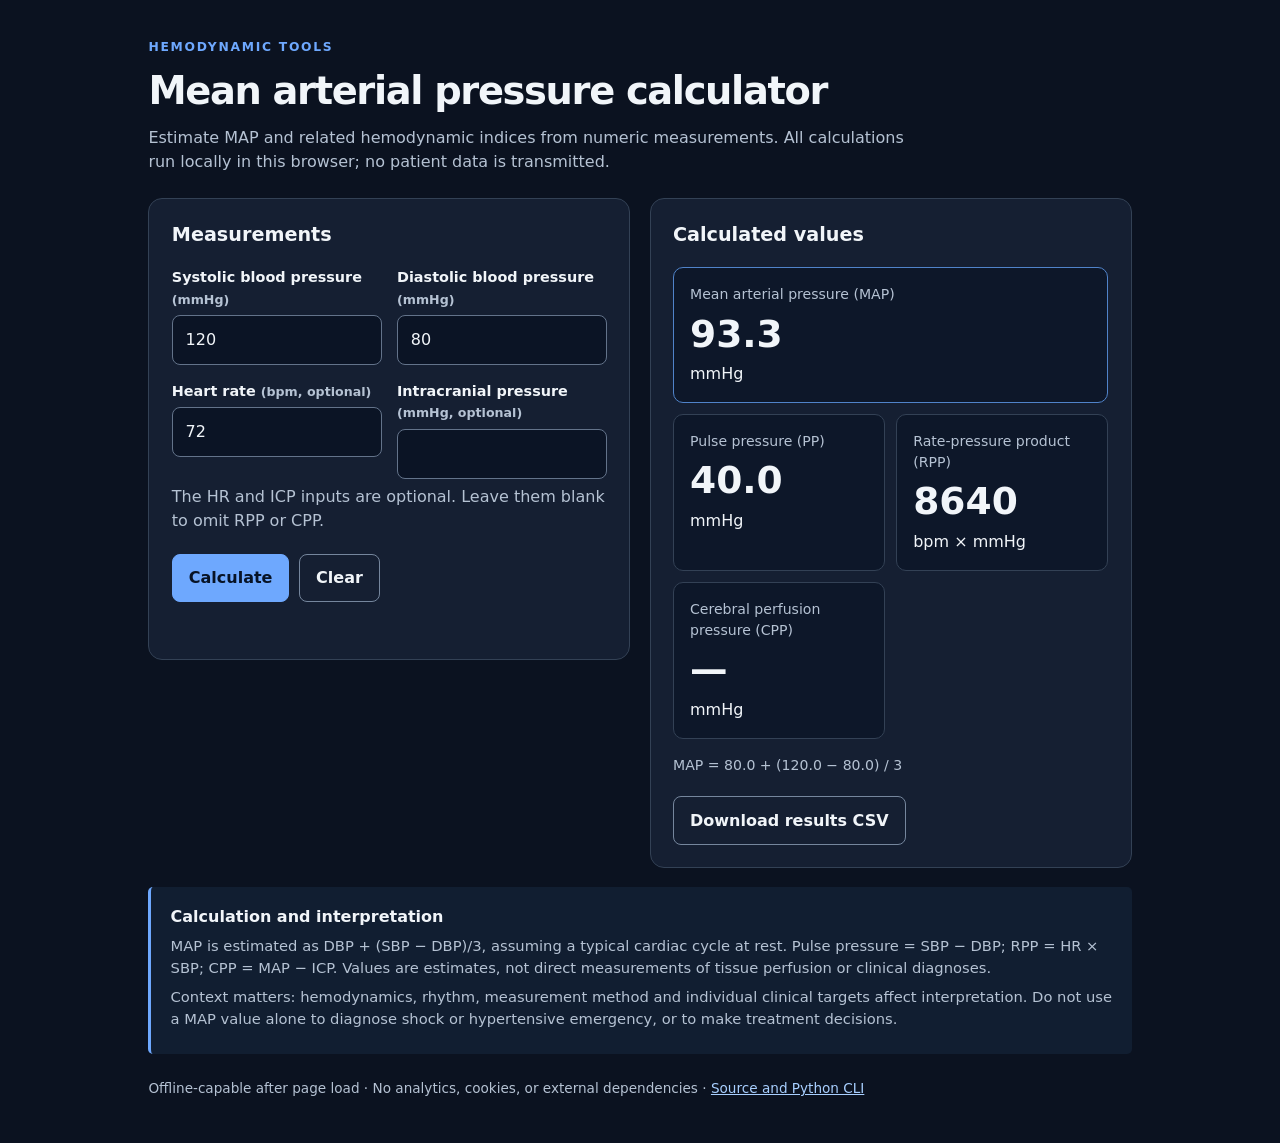
<file: index.html>
<!doctype html>
<html lang="en">
<head>
  <meta charset="utf-8">
  <meta name="viewport" content="width=device-width,initial-scale=1">
  <meta name="description" content="Calculate estimated mean arterial pressure, pulse pressure, rate-pressure product, and cerebral perfusion pressure.">
  <meta http-equiv="Content-Security-Policy" content="default-src 'none'; script-src 'self'; style-src 'self'; connect-src 'none'; img-src 'none'; object-src 'none'; base-uri 'none'; form-action 'none'">
  <title>Mean Arterial Pressure Calculator</title>
  <link rel="stylesheet" href="./assets/style.css">
  <script src="./assets/app.js" defer></script>
</head>
<body>
<main>
  <header>
    <div class="eyebrow">Hemodynamic tools</div>
    <h1>Mean arterial pressure calculator</h1>
    <p class="lead">Estimate MAP and related hemodynamic indices from numeric measurements. All calculations run locally in this browser; no patient data is transmitted.</p>
  </header>
  <div class="layout">
    <section class="panel" aria-labelledby="input-title">
      <h2 id="input-title">Measurements</h2>
      <form id="map-form" novalidate>
        <div class="inputs">
          <div class="field">
            <label for="sbp">Systolic blood pressure <span class="unit">(mmHg)</span></label>
            <input id="sbp" type="number" step="any" min="0" data-label="Systolic pressure" required value="120" inputmode="decimal" autocomplete="off">
          </div>
          <div class="field">
            <label for="dbp">Diastolic blood pressure <span class="unit">(mmHg)</span></label>
            <input id="dbp" type="number" step="any" min="0" data-label="Diastolic pressure" required value="80" inputmode="decimal" autocomplete="off">
          </div>
          <div class="field">
            <label for="hr">Heart rate <span class="unit">(bpm, optional)</span></label>
            <input id="hr" type="number" step="any" min="0" data-label="Heart rate" value="72" inputmode="decimal" autocomplete="off">
          </div>
          <div class="field">
            <label for="icp">Intracranial pressure <span class="unit">(mmHg, optional)</span></label>
            <input id="icp" type="number" step="any" min="0" data-label="Intracranial pressure" value="" inputmode="decimal" autocomplete="off">
          </div>
        </div>
        <p class="hint">The HR and ICP inputs are optional. Leave them blank to omit RPP or CPP.</p>
        <div class="actions">
          <button type="submit">Calculate</button>
          <button type="reset" class="secondary">Clear</button>
        </div>
        <p id="error" class="error" role="alert" aria-live="assertive"></p>
      </form>
    </section>
    <section id="results" class="panel" aria-labelledby="result-title" aria-live="polite" hidden>
      <h2 id="result-title">Calculated values</h2>
      <div class="values">
        <div class="metric primary"><div class="name">Mean arterial pressure (MAP)</div><strong id="map-value">—</strong><span class="unit">mmHg</span></div>
        <div class="metric"><div class="name">Pulse pressure (PP)</div><strong id="pp-value">—</strong><span class="unit">mmHg</span></div>
        <div class="metric"><div class="name">Rate-pressure product (RPP)</div><strong id="rpp-value">—</strong><span class="unit">bpm × mmHg</span></div>
        <div class="metric"><div class="name">Cerebral perfusion pressure (CPP)</div><strong id="cpp-value">—</strong><span class="unit">mmHg</span></div>
      </div>
      <p class="caption" id="map-equation"></p>
      <div class="actions"><button id="export" type="button" class="secondary" disabled>Download results CSV</button></div>
    </section>
  </div>
  <aside class="notice" aria-label="Clinical context">
    <strong>Calculation and interpretation</strong>
    <p>MAP is estimated as DBP + (SBP − DBP)/3, assuming a typical cardiac cycle at rest. Pulse pressure = SBP − DBP; RPP = HR × SBP; CPP = MAP − ICP. Values are estimates, not direct measurements of tissue perfusion or clinical diagnoses.</p>
    <p>Context matters: hemodynamics, rhythm, measurement method and individual clinical targets affect interpretation. Do not use a MAP value alone to diagnose shock or hypertensive emergency, or to make treatment decisions.</p>
  </aside>
  <footer><p>Offline-capable after page load · No analytics, cookies, or external dependencies · <a href="https://github.com/abusuraihsakhri/map-calculator">Source and Python CLI</a></p></footer>
</main>
</body>
</html>
</file>
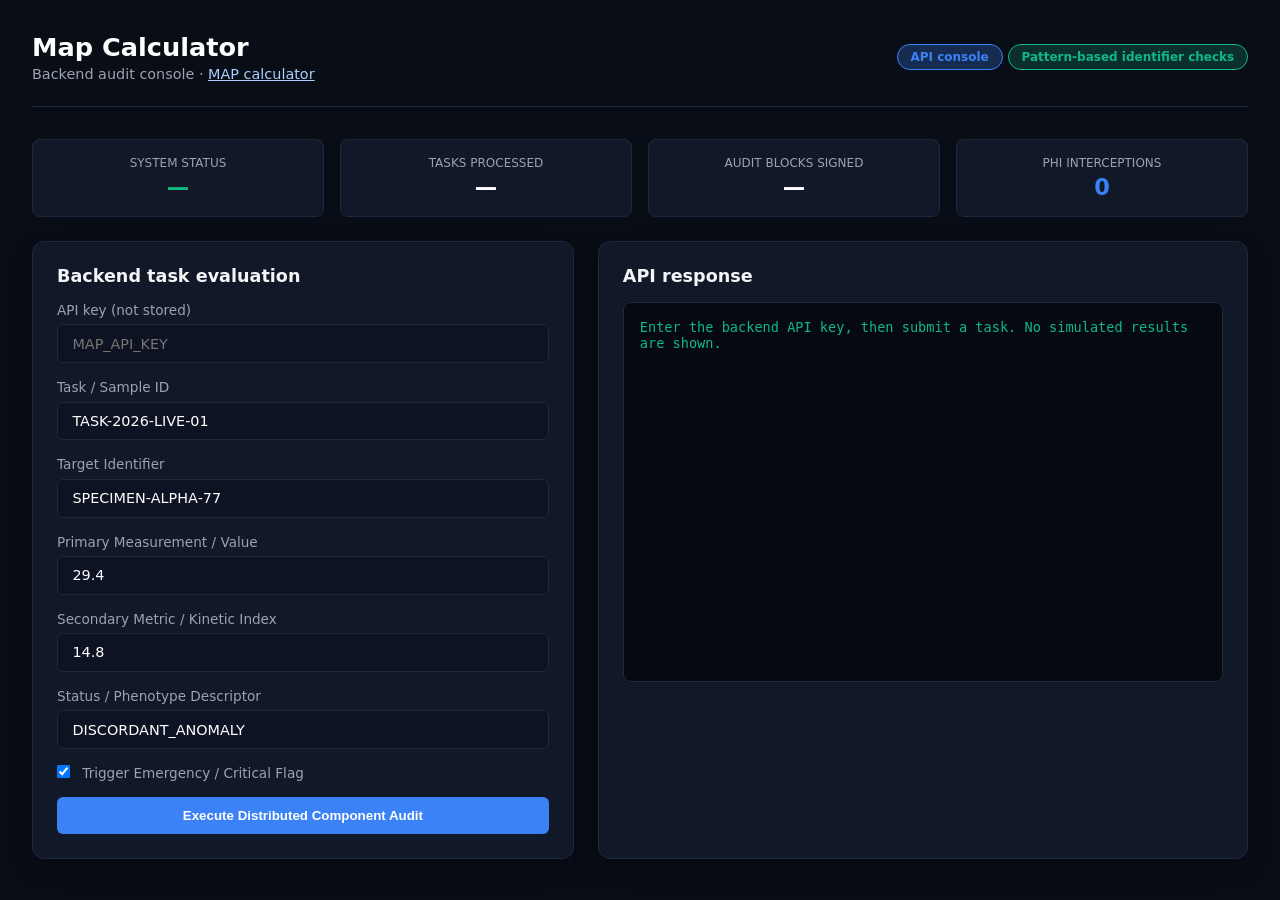
<file: web/index.html>
<!DOCTYPE html>
<html lang="en">
<head>
    <meta charset="UTF-8">
    <meta name="viewport" content="width=device-width, initial-scale=1.0">
    <title>Map Calculator — Operations Console</title>
    <style>
        :root {
            --bg: #090d16;
            --card: #111827;
            --border: #1f293d;
            --accent: #3b82f6;
            --accent-glow: rgba(59, 130, 246, 0.25);
            --text: #f3f4f6;
            --text-muted: #9ca3af;
            --danger: #ef4444;
            --warning: #f59e0b;
            --success: #10b981;
        }
        * { box-sizing: border-box; margin: 0; padding: 0; }
        body {
            font-family: system-ui, sans-serif;
            background: var(--bg);
            color: var(--text);
            padding: 2rem;
            min-height: 100vh;
        }
        .header {
            display: flex;
            justify-content: space-between;
            align-items: center;
            border-bottom: 1px solid var(--border);
            padding-bottom: 1.5rem;
            margin-bottom: 2rem;
        }
        .header-title h1 { font-size: 1.6rem; font-weight: 700; color: #fff; }
        .header-title p { color: var(--text-muted); font-size: 0.9rem; margin-top: 0.25rem; }
        .badge {
            display: inline-block;
            padding: 0.3rem 0.8rem;
            border-radius: 9999px;
            font-size: 0.75rem;
            font-weight: 600;
            background: var(--accent-glow);
            color: var(--accent);
            border: 1px solid var(--accent);
        }
        .grid {
            display: grid;
            grid-template-columns: 1fr 1.2fr;
            gap: 1.5rem;
        }
        .card {
            background: var(--card);
            border: 1px solid var(--border);
            border-radius: 12px;
            padding: 1.5rem;
            box-shadow: 0 10px 25px rgba(0,0,0,0.3);
        }
        .card h2 {
            font-size: 1.1rem;
            font-weight: 600;
            margin-bottom: 1rem;
            display: flex;
            align-items: center;
            gap: 0.5rem;
        }
        .form-group { margin-bottom: 1rem; }
        label { display: block; font-size: 0.85rem; color: var(--text-muted); margin-bottom: 0.4rem; }
        input, select, textarea {
            width: 100%;
            padding: 0.65rem 0.9rem;
            background: #0d1322;
            border: 1px solid var(--border);
            border-radius: 6px;
            color: #fff;
            font-family: inherit;
            font-size: 0.9rem;
        }
        input:focus-visible, button:focus-visible { outline: 3px solid #fbbf24; outline-offset: 3px; }
        .btn {
            background: var(--accent);
            color: #fff;
            border: none;
            padding: 0.7rem 1.4rem;
            border-radius: 6px;
            font-weight: 600;
            cursor: pointer;
            transition: 0.2s;
            width: 100%;
        }
        .btn:hover { background: #2563eb; }
        .terminal {
            background: #060911;
            border: 1px solid var(--border);
            border-radius: 8px;
            padding: 1rem;
            font-family: ui-monospace, monospace;
            font-size: 0.85rem;
            color: #10b981;
            height: 380px;
            overflow-y: auto;
            white-space: pre-wrap;
        }
        .metrics-bar {
            display: grid;
            grid-template-columns: repeat(4, 1fr);
            gap: 1rem;
            margin-bottom: 1.5rem;
        }
        .metric-box {
            background: var(--card);
            border: 1px solid var(--border);
            border-radius: 8px;
            padding: 1rem;
            text-align: center;
        }
        .metric-val { font-size: 1.4rem; font-weight: 700; color: #fff; margin-top: 0.25rem; }
        .metric-label { font-size: 0.75rem; color: var(--text-muted); text-transform: uppercase; }
        input[type="checkbox"] { width: auto; margin-right: .5rem; }
        @media(max-width: 750px) { .grid { grid-template-columns: 1fr; } .metrics-bar { grid-template-columns: repeat(2, 1fr); } .header { flex-wrap: wrap; gap: 1rem; } }
    </style>
</head>
<body>

    <div class="header">
        <div class="header-title">
            <h1>Map Calculator</h1>
            <p>Backend audit console · <a href='/' style='color:#a8cfff'>MAP calculator</a></p>
        </div>
        <div>
            <span class="badge">API console</span>
            <span class="badge" style="background: rgba(16,185,129,0.2); color: #10b981; border-color: #10b981;">Pattern-based identifier checks</span>
        </div>
    </div>

    <div class="metrics-bar">
        <div class="metric-box">
            <div class="metric-label">System Status</div>
            <div class="metric-val" style="color: var(--success);" id="m-status">—</div>
        </div>
        <div class="metric-box">
            <div class="metric-label">Tasks Processed</div>
            <div class="metric-val" id="m-tasks">—</div>
        </div>
        <div class="metric-box">
            <div class="metric-label">Audit Blocks Signed</div>
            <div class="metric-val" id="m-audit">—</div>
        </div>
        <div class="metric-box">
            <div class="metric-label">PHI Interceptions</div>
            <div class="metric-val" style="color: var(--accent);" id="m-phi">0</div>
        </div>
    </div>

    <div class="grid">
        <div class="card">
            <h2>Backend task evaluation</h2>
            <div class="form-group"><label for="api_key">API key (not stored)</label><input type="password" id="api_key" autocomplete="off" placeholder="MAP_API_KEY"></div>
            <div class="form-group">
                <label for="task_id">Task / Sample ID</label>
                <input type="text" id="task_id" value="TASK-2026-LIVE-01">
            </div>
            <div class="form-group">
                <label for="target_id">Target Identifier</label>
                <input type="text" id="target_id" value="SPECIMEN-ALPHA-77">
            </div>
            <div class="form-group">
                <label for="primary_metric">Primary Measurement / Value</label>
                <input type="number" id="primary_metric" value="29.4" step="0.1">
            </div>
            <div class="form-group">
                <label for="secondary_metric">Secondary Metric / Kinetic Index</label>
                <input type="number" id="secondary_metric" value="14.8" step="0.1">
            </div>
            <div class="form-group">
                <label for="status_descriptor">Status / Phenotype Descriptor</label>
                <input type="text" id="status_descriptor" value="DISCORDANT_ANOMALY">
            </div>
            <div class="form-group">
                <label><input type="checkbox" id="is_critical" checked> Trigger Emergency / Critical Flag</label>
            </div>
            <button class="btn" onclick="runAudit()">Execute Distributed Component Audit</button>
        </div>

        <div class="card">
            <h2>API response</h2>
            <div class="terminal" id="outputConsole" role="status" aria-live="polite">Enter the backend API key, then submit a task. No simulated results are shown.</div>
        </div>
    </div>

    <script>
    async function runAudit() {
      const el=document.getElementById('outputConsole');
      const apiKey=document.getElementById('api_key').value;
      if (!apiKey) {el.textContent='Enter an API key before sending a request.';return;}
      const number=(id)=>Number(document.getElementById(id).value);
      const payload={
        task_id:document.getElementById('task_id').value,
        target_identifier:document.getElementById('target_id').value,
        primary_metric:number('primary_metric'),
        secondary_metric:number('secondary_metric'),
        status_descriptor:document.getElementById('status_descriptor').value,
        is_critical_flag:document.getElementById('is_critical').checked
      };
      if (!Number.isFinite(payload.primary_metric)||!Number.isFinite(payload.secondary_metric)) {
        el.textContent='Both metrics must be finite numbers.';return;
      }
      el.textContent='Submitting request...';
      try {
        const res=await fetch('/api/audit',{method:'POST',headers:{'Content-Type':'application/json','X-API-Key':apiKey},body:JSON.stringify(payload)});
        const data=await res.json();
        if(!res.ok){throw new Error('HTTP '+res.status+': '+JSON.stringify(data));}
        el.textContent=JSON.stringify(data,null,2);
        document.getElementById('m-status').textContent='CONNECTED';
        try {
          const metrics=await fetch('/metrics',{headers:{'X-API-Key':apiKey}});
          if(metrics.ok){
            const counts=await metrics.json();
            document.getElementById('m-tasks').textContent=counts.dossiers_processed_total;
            document.getElementById('m-audit').textContent=counts.audit_blocks_total;
          }
        } catch (_) { /* The successful audit response remains visible. */ }
      }catch(err){
        document.getElementById('m-status').textContent='UNAVAILABLE';
        el.textContent='Request failed: '+err.message+'. No results were generated.';
      }
    }
    </script>
</body>
</html>
</file>
<file: assets/style.css>
:root{color-scheme:dark;--bg:#0b1220;--card:#151f32;--line:#334155;--text:#f1f5f9;--muted:#b5c2d3;--accent:#6ea8fe;--focus:#fbbf24;--ok:#8ee3ae}
*{box-sizing:border-box}
body{margin:0;background:var(--bg);color:var(--text);font:16px/1.5 system-ui,-apple-system,Segoe UI,sans-serif}
main{max-width:1060px;margin:0 auto;padding:clamp(1rem,3vw,2.5rem)}
header{margin-bottom:1.5rem}h1{font-size:clamp(1.7rem,4vw,2.4rem);letter-spacing:-.035em;margin:.3rem 0}
h2{font-size:1.2rem;margin:0 0 1.1rem}p{margin:.4rem 0;color:var(--muted)}
.lead{max-width:760px}small,.hint{color:var(--muted)}.eyebrow{text-transform:uppercase;letter-spacing:.14em;font-size:.77rem;color:var(--accent);font-weight:700}
.layout{display:grid;grid-template-columns:minmax(0,1fr) minmax(0,1fr);gap:1.2rem;align-items:start}
.panel{background:var(--card);border:1px solid var(--line);border-radius:14px;padding:1.4rem;min-width:0}
.inputs{display:grid;grid-template-columns:repeat(2,minmax(0,1fr));gap:.95rem}
.field label{display:block;font-weight:600;font-size:.9rem;margin-bottom:.3rem}
.field input{display:block;width:100%;background:#0b1425;border:1px solid #63738a;color:var(--text);border-radius:8px;padding:.75rem .8rem;font:inherit}
.field input:focus-visible,button:focus-visible,a:focus-visible{outline:3px solid var(--focus);outline-offset:3px}
.field .unit{font-size:.79rem;color:var(--muted)}
.actions{display:flex;gap:.6rem;flex-wrap:wrap;margin-top:1.3rem}
button{font:inherit;font-weight:650;padding:.7rem 1rem;border-radius:8px;border:1px solid var(--accent);background:var(--accent);color:#071326;cursor:pointer}
button.secondary{background:transparent;color:var(--text);border-color:#75869d}
button:disabled{opacity:.4;cursor:not-allowed}
.error{color:#fecaca;min-height:1.4rem;margin:.75rem 0 0;font-weight:600}
.values{display:grid;grid-template-columns:repeat(2,minmax(0,1fr));gap:.7rem}
.metric{padding:1rem;border:1px solid var(--line);border-radius:10px;background:#0d1729}
.metric.primary{grid-column:1/-1;border-color:#5083c9}
.metric strong{display:block;font-size:clamp(1.6rem,4vw,2.35rem);font-variant-numeric:tabular-nums}
.metric strong span{font-size:.8rem;color:var(--muted);font-weight:500}
.metric .name{font-size:.88rem;color:var(--muted)}
.caption{font-size:.88rem;margin-top:1rem}
.notice{margin-top:1.2rem;padding:1.1rem 1.2rem;border-left:3px solid var(--accent);background:#111e31;border-radius:5px}
.notice p{font-size:.92rem}
footer{margin-top:1.5rem;color:var(--muted);font-size:.85rem}
a{color:#a8cfff}
[hidden]{display:none!important}
@media(max-width:710px){.layout{grid-template-columns:1fr}.panel{padding:1rem}}
@media(max-width:410px){.inputs{grid-template-columns:1fr}.values{grid-template-columns:1fr}.metric.primary{grid-column:auto}.actions button{flex:1}}
</file>
